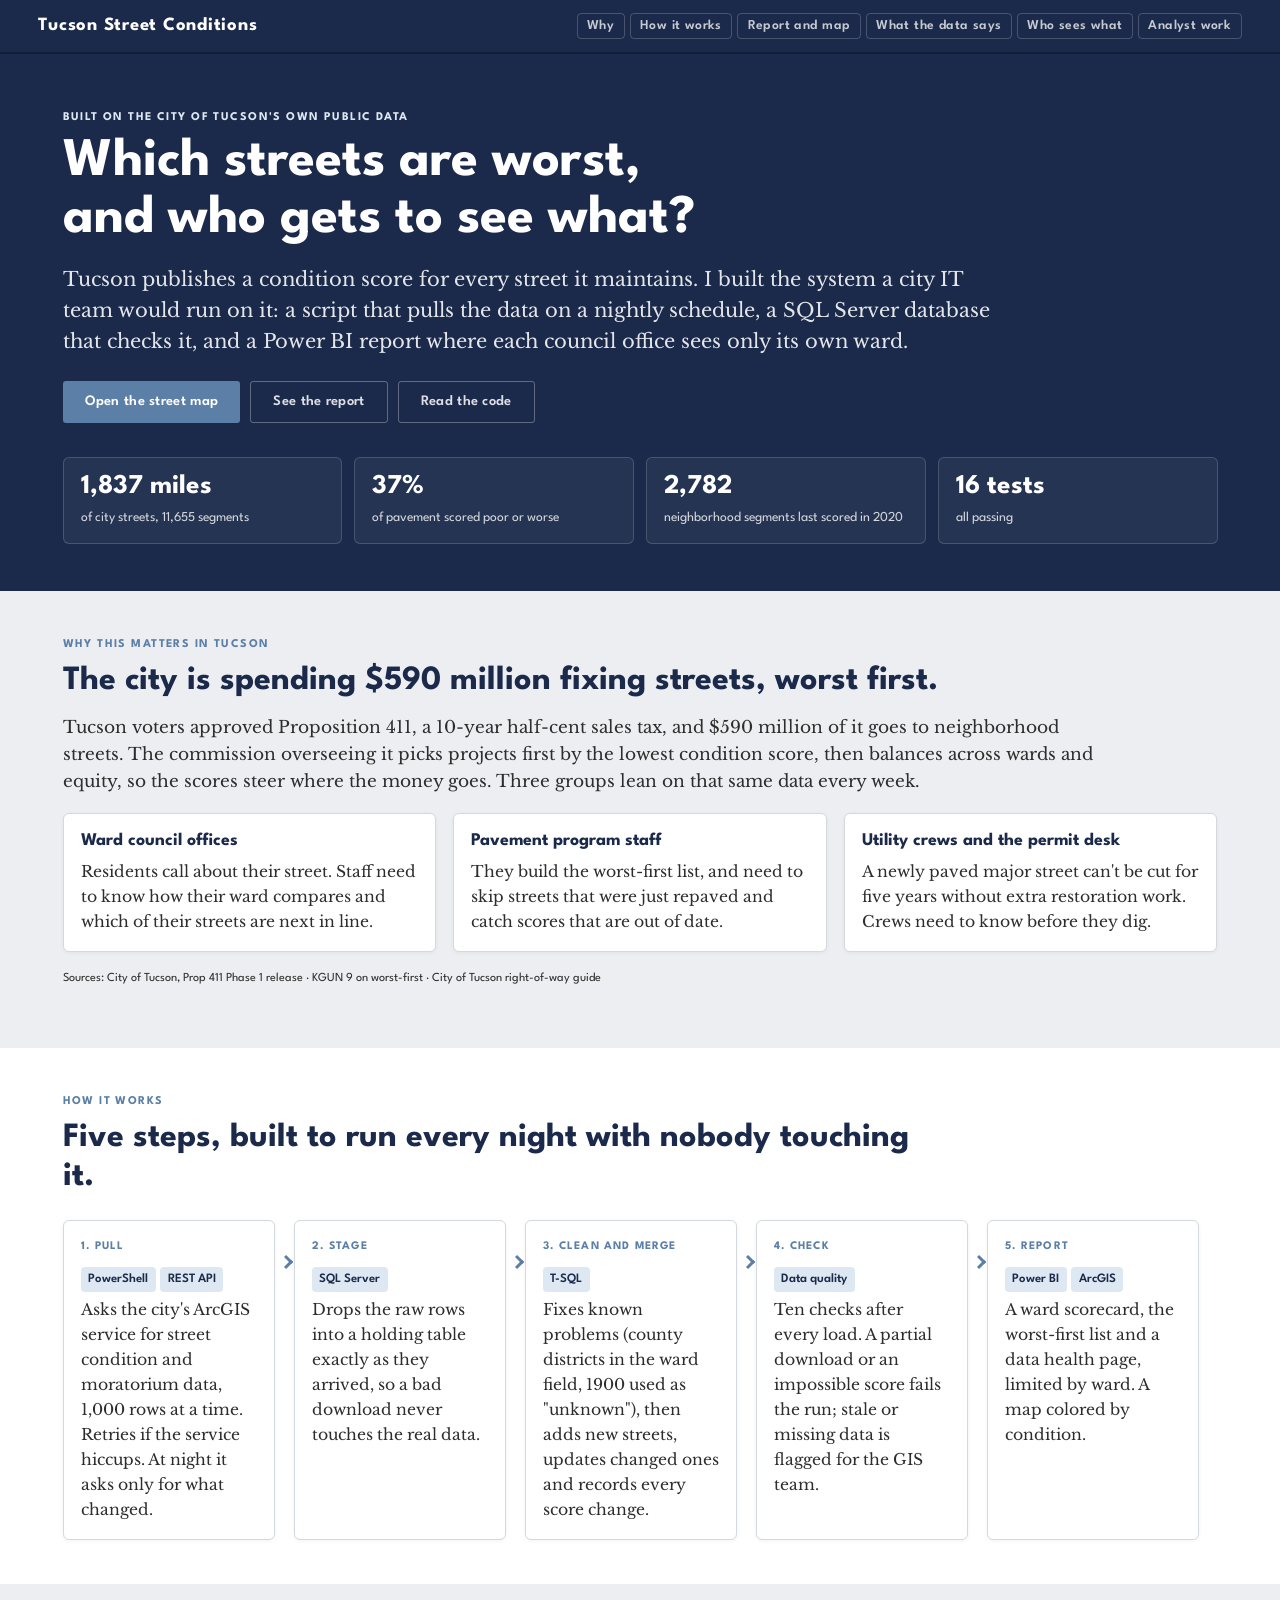
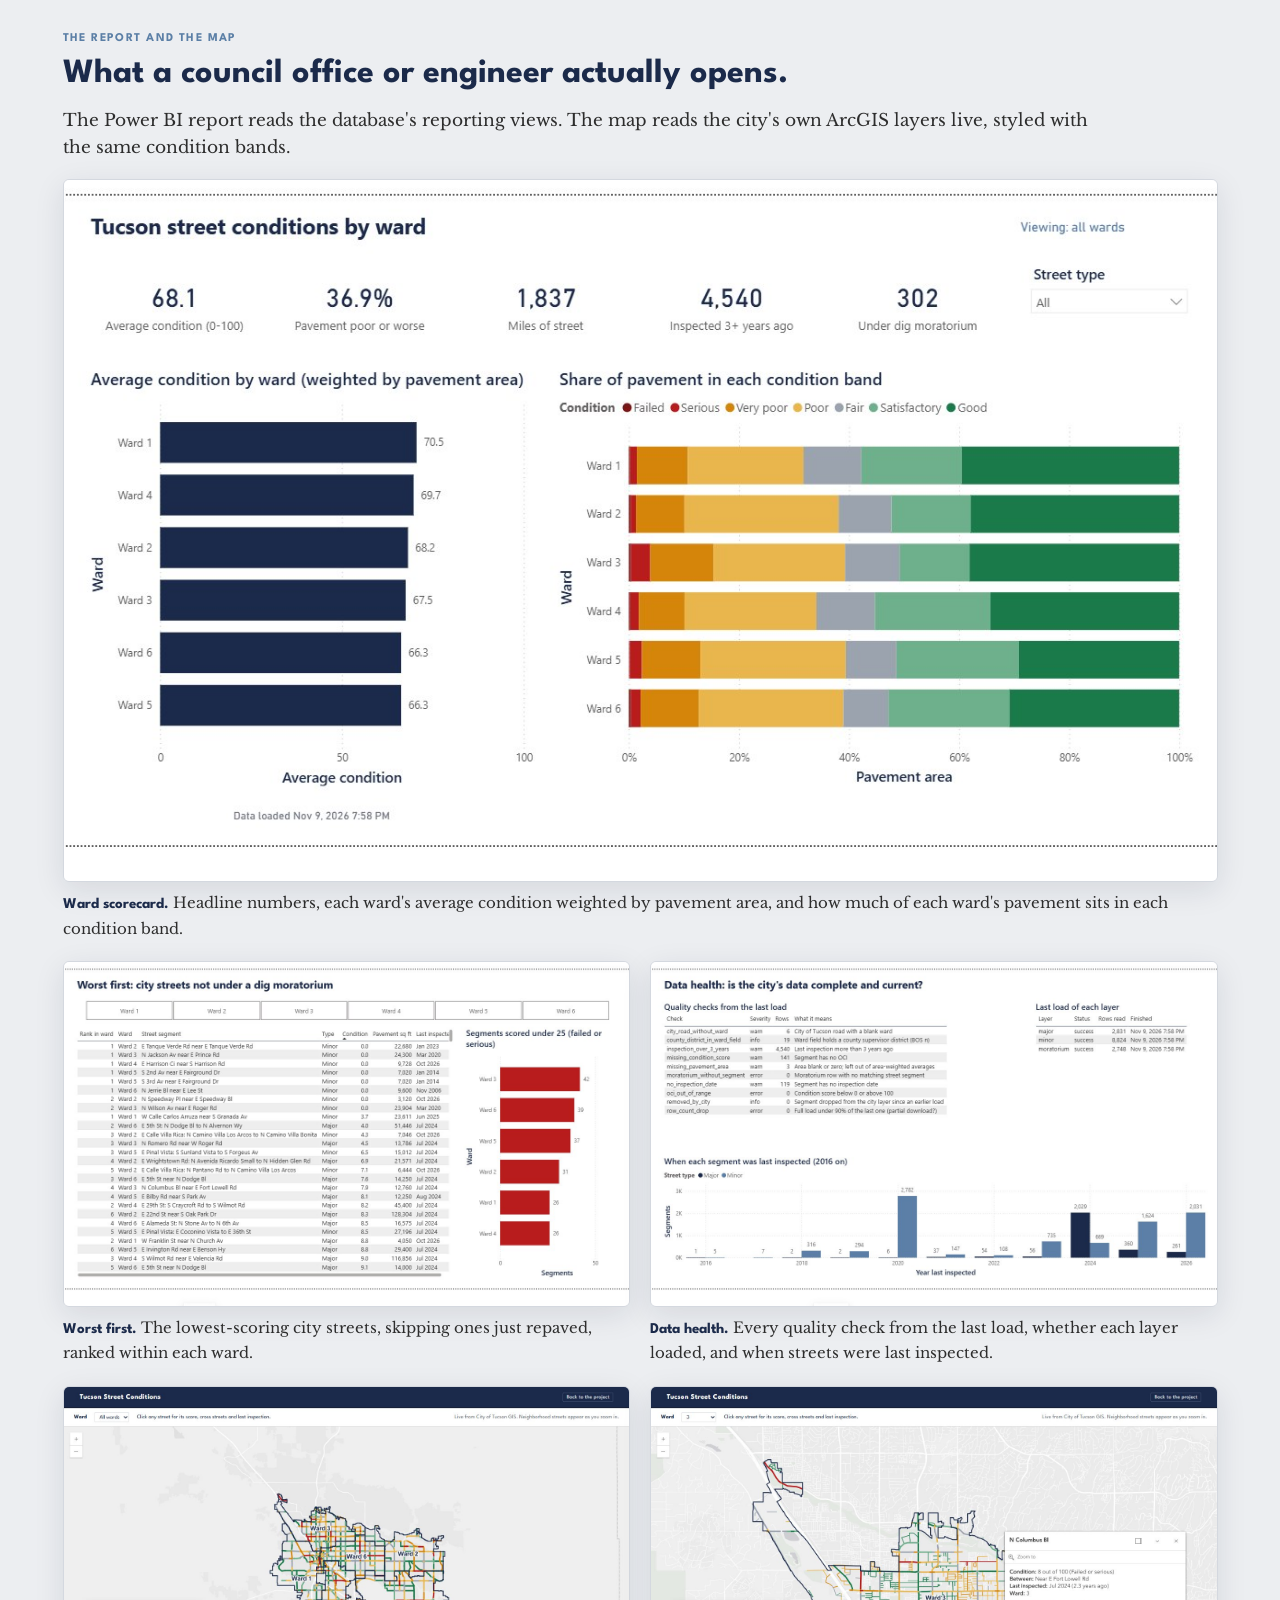
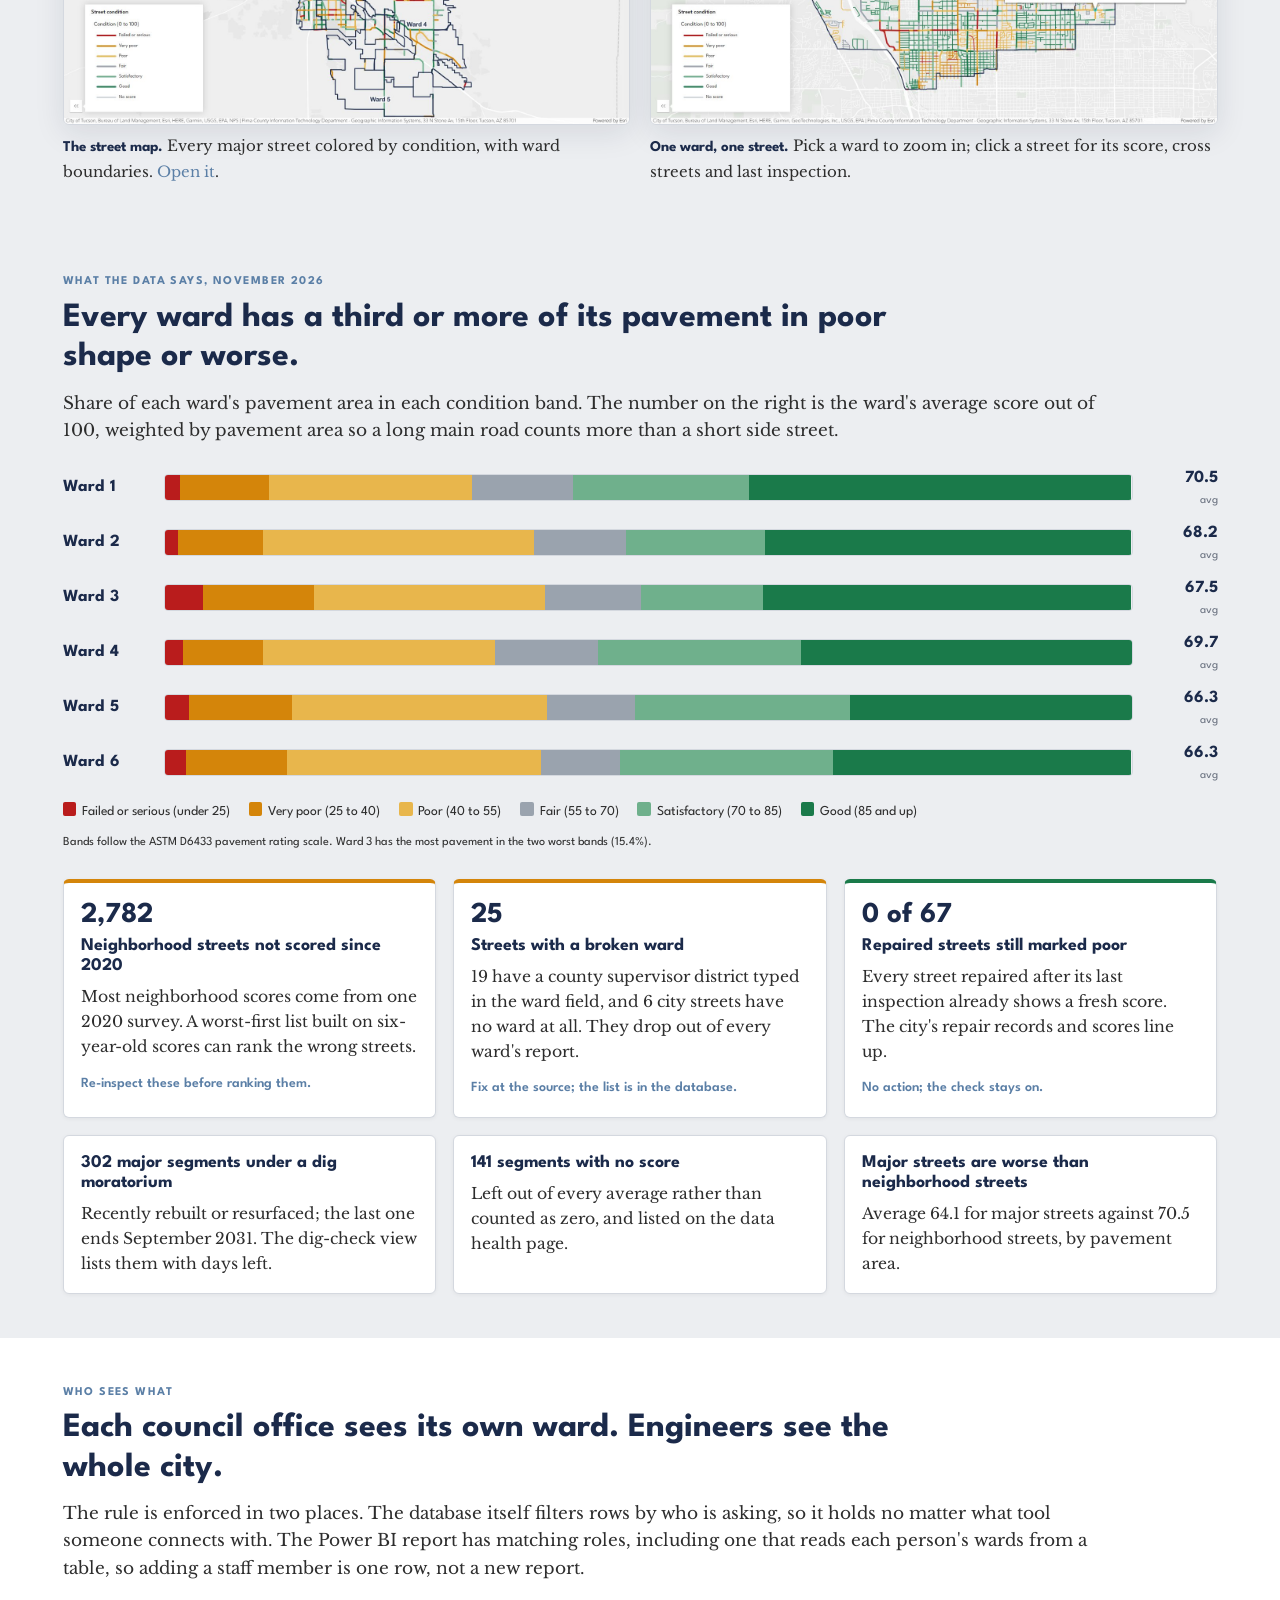
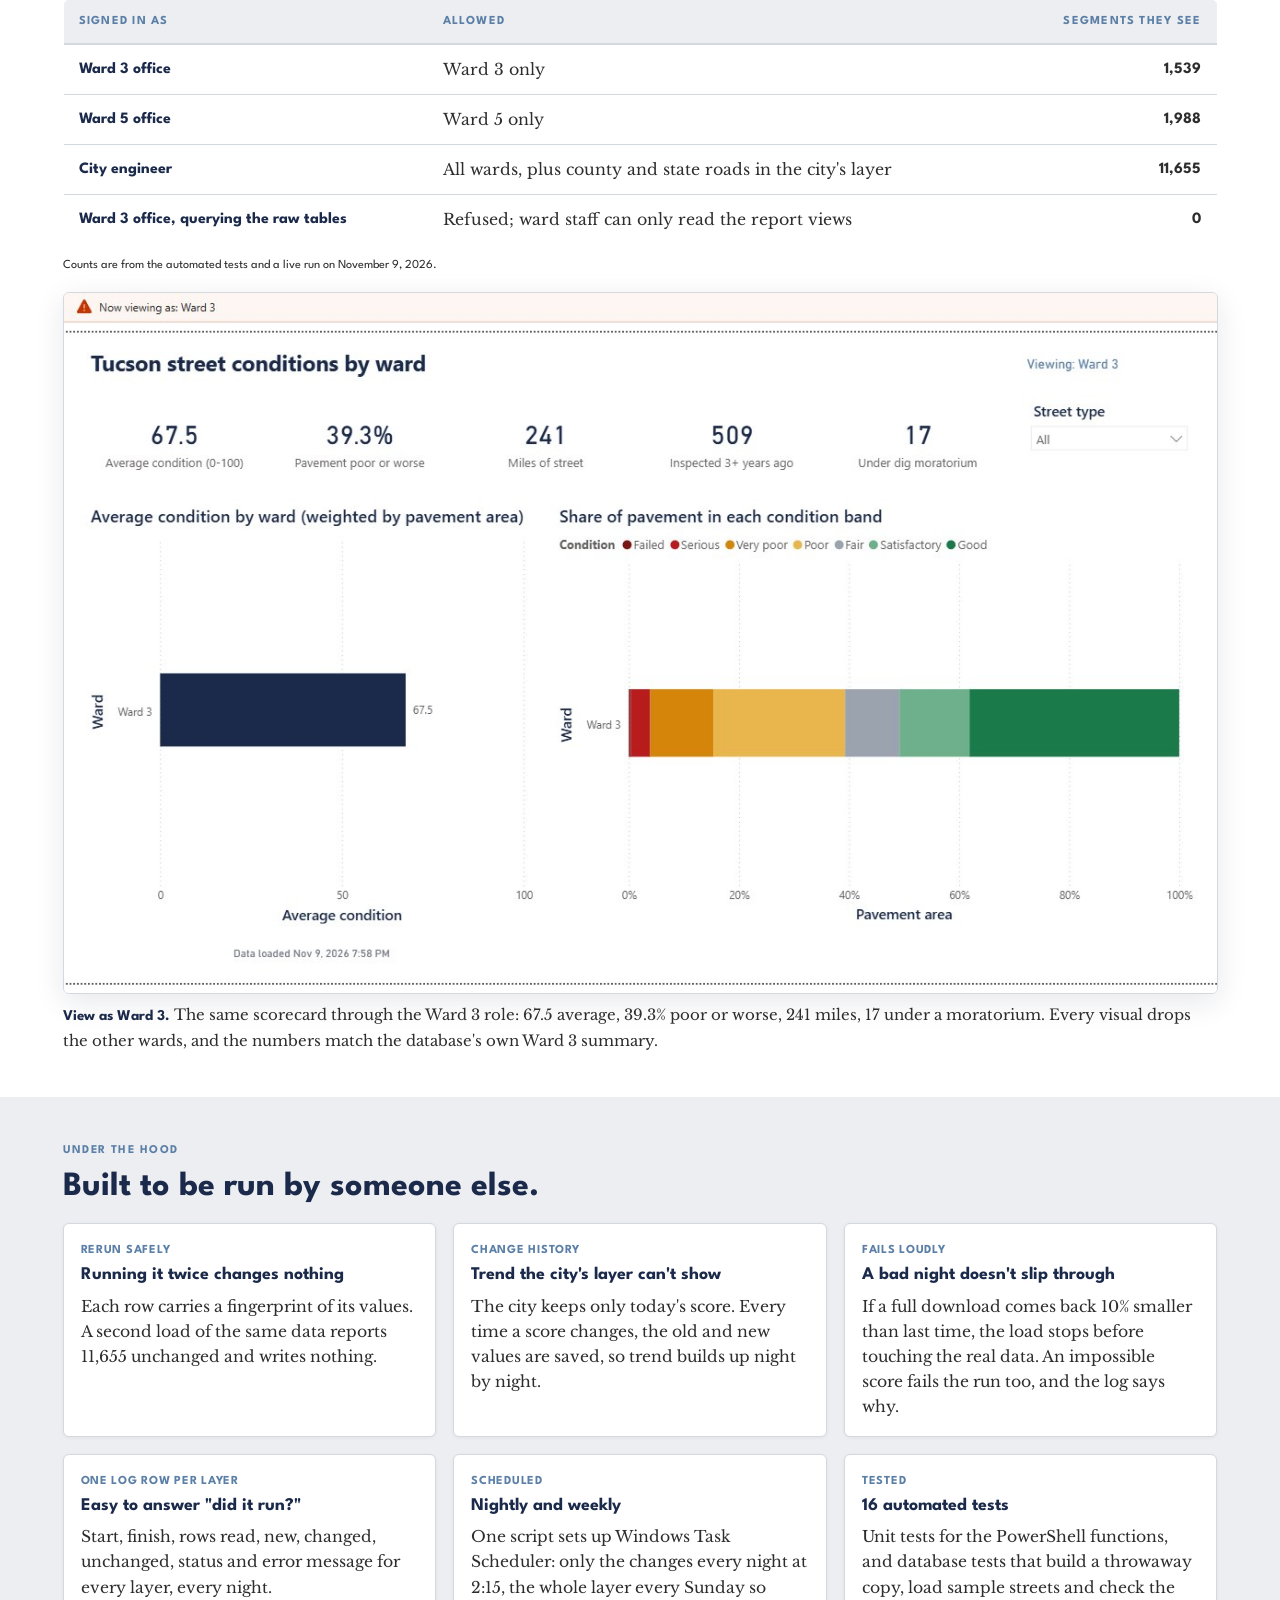
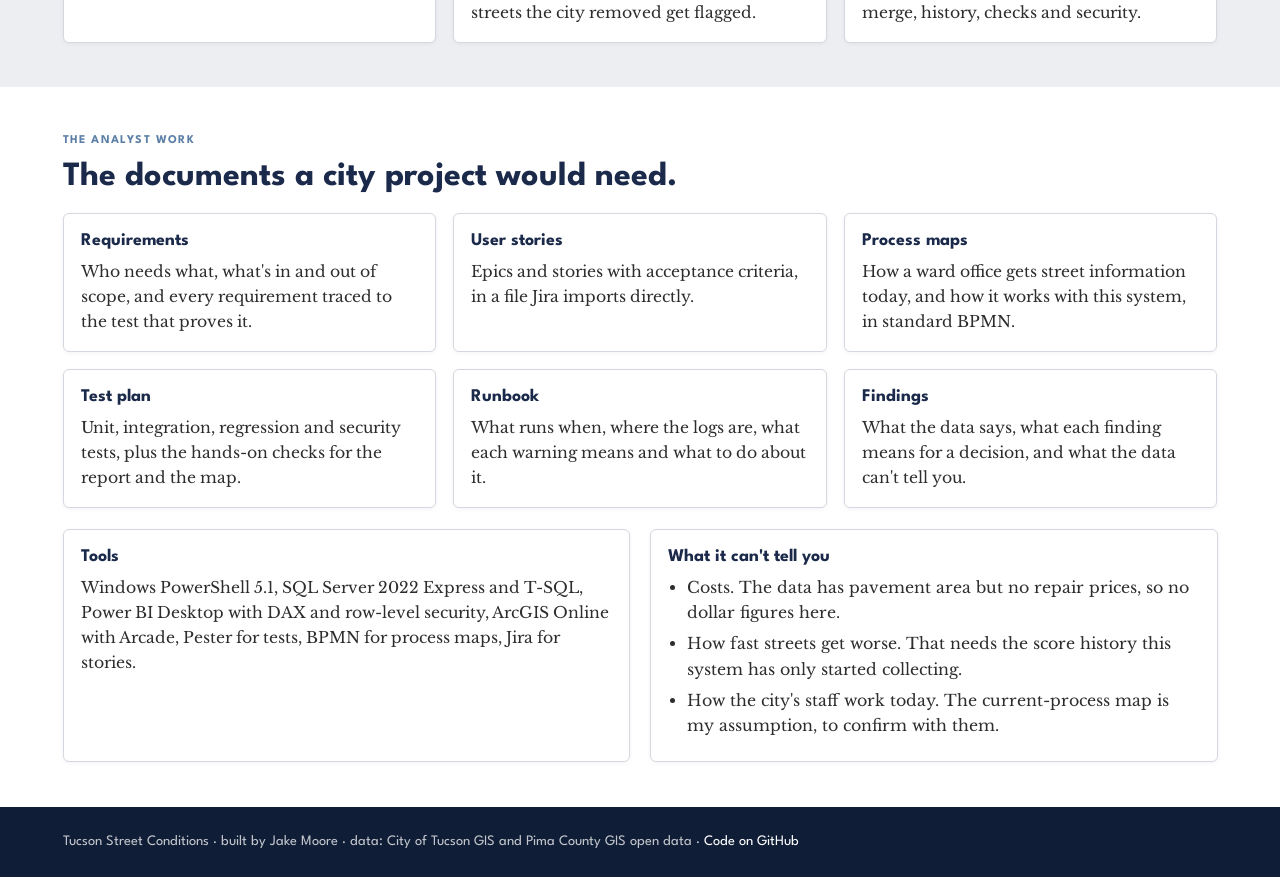
<file: index.html>
<!doctype html>
<html lang="en">
<head>
<meta charset="utf-8">
<meta name="viewport" content="width=device-width, initial-scale=1">
<title>Tucson Street Conditions</title>
<meta name="description" content="A nightly data pipeline on the City of Tucson's own street condition data: PowerShell, SQL Server, Power BI with ward-level security, and an ArcGIS map.">
<meta property="og:title" content="Tucson Street Conditions">
<meta property="og:description" content="Which Tucson streets are worst, how current is the data, and who gets to see what. Built on the city's public data.">
<meta property="og:type" content="website">
<meta name="author" content="Jake Moore">
<link rel="preconnect" href="https://fonts.googleapis.com">
<link rel="preconnect" href="https://fonts.gstatic.com" crossorigin>
<link href="https://fonts.googleapis.com/css2?family=League+Spartan:wght@400;600;700&family=Libre+Baskerville:ital,wght@0,400;0,700;1,400&display=swap" rel="stylesheet">
<link rel="stylesheet" href="base.css">
<style>
  :root {
    /* condition bands, worst to best; anchored on the red, orange and green tokens in base.css */
    --b-fail: #B91C1C; --b-vpoor: #D4850A; --b-poor: #E8B64C; --b-fair: #9AA3AE; --b-sat: #6FB08C; --b-good: #1A7A4A;
  }
  html { font-size: 17px; }
  body { background: var(--light-gray); }
  .wrap { max-width: 1240px; margin-inline: auto; padding-inline: clamp(1rem, 4vw, 2.5rem); }
  section { padding: 2.6rem 0; }
  .white { background: var(--white); }
  .navy { background: var(--navy); color: #fff; }
  .navbar-links { margin-left: auto; }

  .hero { padding: 3.2rem 0 2.8rem; }
  .hero h1 { font-size: clamp(2rem, 5vw, 3.2rem); font-weight: 700; line-height: 1.05; margin-bottom: 0.9rem; max-width: 20ch; }
  .hero .lead { font-size: 1.15rem; line-height: 1.6; color: rgba(255,255,255,0.88); max-width: 56rem; margin-bottom: 1.4rem; }
  .hero-actions .btn { padding: 0.75rem 1.3rem; font-size: 0.85rem; }
  .facts { display: grid; grid-template-columns: repeat(4, 1fr); gap: 0.75rem; margin-top: 2rem; }
  .fact { border: 1px solid rgba(255,255,255,0.16); border-radius: 6px; padding: 0.8rem 1rem; background: rgba(255,255,255,0.05); }
  .fact b { display: block; font-family: 'League Spartan', sans-serif; font-size: 1.6rem; line-height: 1.1; }
  .fact span { font-family: 'League Spartan', sans-serif; font-size: 0.8rem; color: rgba(255,255,255,0.8); }

  h2 { font-size: clamp(1.4rem, 3vw, 2rem); font-weight: 700; color: var(--navy); margin-bottom: 0.8rem; max-width: 44ch; }
  .navy h2 { color: #fff; }
  .kicker { font-family: 'League Spartan', sans-serif; font-size: 0.7rem; font-weight: 700; letter-spacing: 0.12em;
    text-transform: uppercase; color: var(--steel); display: block; margin-bottom: 0.4rem; }
  .navy .kicker { color: var(--steel-light); }
  p { max-width: 62rem; margin-bottom: 0.9rem; }
  .cols-2 { display: grid; grid-template-columns: 1fr 1fr; gap: 1.2rem; }
  .cols-3 { display: grid; grid-template-columns: repeat(3, 1fr); gap: 1rem; }
  .cols-4 { display: grid; grid-template-columns: repeat(4, 1fr); gap: 1rem; }
  .card:hover { transform: none; }
  .card h3 { font-size: 1.05rem; color: var(--navy); margin-bottom: 0.45rem; }
  .card p { font-size: 0.92rem; margin-bottom: 0.5rem; }
  .card p:last-child { margin-bottom: 0; }
  .navy .card { background: rgba(255,255,255,0.06); border-color: rgba(255,255,255,0.14); color: #fff; box-shadow: none; }
  .navy .card h3 { color: #fff; }
  .navy .card p { color: rgba(255,255,255,0.85); }
  .src { font-family: 'League Spartan', sans-serif; font-size: 0.72rem; }
  .src a { color: inherit; }

  /* pipeline */
  .chain { display: grid; grid-template-columns: repeat(5, 1fr); gap: 0; margin-top: 1.4rem; align-items: stretch; }
  .link { position: relative; padding: 0 1.1rem 0 0; }
  .link > .card { height: 100%; }
  .link:not(:last-child)::after { content: ""; position: absolute; right: 0.15rem; top: 2.2rem; width: 0.6rem; height: 0.6rem;
    border-top: 3px solid var(--steel); border-right: 3px solid var(--steel); transform: rotate(45deg); }
  .step { font-family: 'League Spartan', sans-serif; font-size: 0.68rem; font-weight: 700; letter-spacing: 0.1em;
    text-transform: uppercase; color: var(--steel); display: block; margin-bottom: 0.4rem; }
  .tool { display: inline-block; font-family: 'League Spartan', sans-serif; font-weight: 600; font-size: 0.75rem; border-radius: 4px;
    padding: 0.15rem 0.45rem; background: var(--steel-light); color: var(--navy); margin: 0 0.25rem 0.3rem 0; }

  /* ward chart */
  .wards { display: grid; gap: 0.55rem; margin-top: 1.2rem; }
  .ward { display: grid; grid-template-columns: 5.2rem 1fr 4.2rem; gap: 0.8rem; align-items: center; }
  .ward .name { font-family: 'League Spartan', sans-serif; font-weight: 700; color: var(--navy); }
  .ward .avg { font-family: 'League Spartan', sans-serif; font-weight: 700; color: var(--navy); text-align: right; }
  .ward .avg small { display: block; font-weight: 400; font-size: 0.68rem; color: var(--text-muted); }
  .bar { display: flex; height: 1.6rem; border-radius: 4px; overflow: hidden; border: 1px solid var(--border); }
  .bar span { display: block; height: 100%; }
  .bar span:nth-child(1), .key i.k1 { background: var(--b-fail); }
  .bar span:nth-child(2), .key i.k2 { background: var(--b-vpoor); }
  .bar span:nth-child(3), .key i.k3 { background: var(--b-poor); }
  .bar span:nth-child(4), .key i.k4 { background: var(--b-fair); }
  .bar span:nth-child(5), .key i.k5 { background: var(--b-sat); }
  .bar span:nth-child(6), .key i.k6 { background: var(--b-good); }
  .key { display: flex; flex-wrap: wrap; gap: 0.4rem 1.1rem; margin-top: 0.9rem; font-family: 'League Spartan', sans-serif; font-size: 0.8rem; }
  .key i { display: inline-block; width: 0.8rem; height: 0.8rem; border-radius: 2px; margin-right: 0.35rem; vertical-align: -1px; }

  .finding b.num { display: block; font-family: 'League Spartan', sans-serif; font-size: 1.7rem; color: var(--navy); line-height: 1.1; margin-bottom: 0.2rem; }
  .finding.warn { border-top: 4px solid var(--orange); }
  .finding.ok { border-top: 4px solid var(--green); }
  .finding .do { font-family: 'League Spartan', sans-serif; font-size: 0.82rem; font-weight: 600; color: var(--steel); }

  /* who sees what */
  .compare { width: 100%; border-collapse: collapse; background: var(--white); border: 1px solid var(--border); border-radius: 6px; overflow: hidden; }
  .compare th { font-family: 'League Spartan', sans-serif; font-size: 0.72rem; letter-spacing: 0.1em; text-transform: uppercase;
    text-align: left; padding: 0.7rem 0.9rem; background: var(--light-gray); color: var(--steel); border-bottom: 2px solid var(--border); }
  .compare td { padding: 0.7rem 0.9rem; border-bottom: 1px solid var(--border); font-size: 0.93rem; vertical-align: top; }
  .compare tr:last-child td { border-bottom: 0; }
  .compare td:first-child { font-family: 'League Spartan', sans-serif; font-weight: 700; color: var(--navy); }
  .compare td.n { font-family: 'League Spartan', sans-serif; font-weight: 700; text-align: right; white-space: nowrap; }

  .term { font-family: 'League Spartan', sans-serif; font-size: 0.72rem; font-weight: 700; letter-spacing: 0.06em; color: var(--steel);
    text-transform: uppercase; display: block; margin-bottom: 0.3rem; }
  ul.plain { padding-left: 1.1rem; font-size: 0.93rem; }
  ul.plain li { margin-bottom: 0.35rem; }
  .table-scroll { overflow-x: auto; }
  .shots { display: grid; grid-template-columns: 1fr 1fr; gap: 1.2rem; margin-top: 1rem; }
  .shots figure { margin: 0; }
  .shots figure.wide { grid-column: 1 / -1; }
  .shots img { width: 100%; height: auto; display: block; border: 1px solid var(--border); border-radius: 6px; box-shadow: 0 8px 30px rgba(15,29,54,0.10); }
  .shots figcaption { font-size: 0.88rem; margin-top: 0.5rem; }
  .shots figcaption b { font-family: 'League Spartan', sans-serif; color: var(--navy); }
  footer { background: var(--navy-dark); color: rgba(255,255,255,0.75); padding: 1.4rem 0; font-family: 'League Spartan', sans-serif; font-size: 0.85rem; }
  footer a { color: #fff; }

  @media (max-width: 1000px) {
    .chain { grid-template-columns: 1fr; gap: 1.1rem; }
    .link { padding: 0; }
    .link:not(:last-child)::after { right: 50%; top: auto; bottom: -0.9rem; transform: rotate(135deg); }
    .cols-4, .facts { grid-template-columns: 1fr 1fr; }
  }
  @media (max-width: 760px) {
    .cols-2, .cols-3 { grid-template-columns: 1fr; }
    .navbar-links { display: none; }
    .ward { grid-template-columns: 4rem 1fr 3.4rem; gap: 0.5rem; }
  }
  @media (max-width: 480px) { .cols-4, .facts { grid-template-columns: 1fr; } }
</style>
</head>
<body>

<nav class="navbar">
  <div class="navbar-inner">
    <a class="navbar-brand" href="#top">Tucson Street Conditions</a>
    <ul class="navbar-links">
      <li><a href="#why">Why</a></li>
      <li><a href="#how">How it works</a></li>
      <li><a href="#see">Report and map</a></li>
      <li><a href="#data">What the data says</a></li>
      <li><a href="#access">Who sees what</a></li>
      <li><a href="#docs">Analyst work</a></li>
    </ul>
  </div>
</nav>

<header class="navy hero" id="top">
  <div class="wrap">
    <span class="kicker">Built on the City of Tucson's own public data</span>
    <h1>Which streets are worst, and who gets to see what?</h1>
    <p class="lead">Tucson publishes a condition score for every street it maintains. I built the system a city IT team would run on it: a script that pulls the data on a nightly schedule, a SQL Server database that checks it, and a Power BI report where each council office sees only its own ward.</p>
    <div class="hero-actions">
      <a class="btn btn-primary" href="map.html">Open the street map</a>
      <a class="btn btn-secondary" href="#see">See the report</a>
      <a class="btn btn-secondary" href="https://github.com/Jahe-moore/tucson-street-conditions">Read the code</a>
    </div>
    <div class="facts">
      <div class="fact"><b>1,837 miles</b><span>of city streets, 11,655 segments</span></div>
      <div class="fact"><b>37%</b><span>of pavement scored poor or worse</span></div>
      <div class="fact"><b>2,782</b><span>neighborhood segments last scored in 2020</span></div>
      <div class="fact"><b>16 tests</b><span>all passing</span></div>
    </div>
  </div>
</header>

<section id="why">
  <div class="wrap">
    <span class="kicker">Why this matters in Tucson</span>
    <h2>The city is spending $590 million fixing streets, worst first.</h2>
    <p>Tucson voters approved Proposition 411, a 10-year half-cent sales tax, and $590 million of it goes to neighborhood streets. The commission overseeing it picks projects first by the lowest condition score, then balances across wards and equity, so the scores steer where the money goes. Three groups lean on that same data every week.</p>
    <div class="cols-3" style="margin-top:1rem">
      <div class="card"><h3>Ward council offices</h3><p>Residents call about their street. Staff need to know how their ward compares and which of their streets are next in line.</p></div>
      <div class="card"><h3>Pavement program staff</h3><p>They build the worst-first list, and need to skip streets that were just repaved and catch scores that are out of date.</p></div>
      <div class="card"><h3>Utility crews and the permit desk</h3><p>A newly paved major street can't be cut for five years without extra restoration work. Crews need to know before they dig.</p></div>
    </div>
    <p class="src" style="margin-top:1rem">Sources: <a href="https://content.govdelivery.com/accounts/AZTUCSON/bulletins/362edfc">City of Tucson, Prop 411 Phase 1 release</a> &middot; <a href="https://kgun9.com/operation-safe-roads/worst-first-is-tucsons-plan-for-street-repair">KGUN 9 on worst-first</a> &middot; <a href="https://www.tucsonaz.gov/files/sharedassets/public/v/1/transportation-and-mobility/documents/rowbrochure2018-web.pdf">City of Tucson right-of-way guide</a></p>
  </div>
</section>

<section class="white" id="how">
  <div class="wrap">
    <span class="kicker">How it works</span>
    <h2>Five steps, built to run every night with nobody touching it.</h2>
    <div class="chain">
      <div class="link"><div class="card"><span class="step">1. Pull</span>
        <span class="tool">PowerShell</span><span class="tool">REST API</span>
        <p>Asks the city's ArcGIS service for street condition and moratorium data, 1,000 rows at a time. Retries if the service hiccups. At night it asks only for what changed.</p></div></div>
      <div class="link"><div class="card"><span class="step">2. Stage</span>
        <span class="tool">SQL Server</span>
        <p>Drops the raw rows into a holding table exactly as they arrived, so a bad download never touches the real data.</p></div></div>
      <div class="link"><div class="card"><span class="step">3. Clean and merge</span>
        <span class="tool">T-SQL</span>
        <p>Fixes known problems (county districts in the ward field, 1900 used as "unknown"), then adds new streets, updates changed ones and records every score change.</p></div></div>
      <div class="link"><div class="card"><span class="step">4. Check</span>
        <span class="tool">Data quality</span>
        <p>Ten checks after every load. A partial download or an impossible score fails the run; stale or missing data is flagged for the GIS team.</p></div></div>
      <div class="link"><div class="card"><span class="step">5. Report</span>
        <span class="tool">Power BI</span><span class="tool">ArcGIS</span>
        <p>A ward scorecard, the worst-first list and a data health page, limited by ward. A map colored by condition.</p></div></div>
    </div>
  </div>
</section>

<section id="see">
  <div class="wrap">
    <span class="kicker">The report and the map</span>
    <h2>What a council office or engineer actually opens.</h2>
    <p>The Power BI report reads the database's reporting views. The map reads the city's own ArcGIS layers live, styled with the same condition bands.</p>
    <div class="shots">
      <figure class="wide"><a href="img/report-scorecard.jpg"><img src="img/report-scorecard.jpg" width="1252" height="762" loading="lazy" alt="Power BI ward scorecard: average condition 68.1, 36.9% of pavement poor or worse, 1,837 miles, 4,540 segments inspected over 3 years ago, 302 under a dig moratorium, plus average condition and condition mix by ward."></a>
        <figcaption><b>Ward scorecard.</b> Headline numbers, each ward's average condition weighted by pavement area, and how much of each ward's pavement sits in each condition band.</figcaption></figure>
      <figure><a href="img/report-worst.jpg"><img src="img/report-worst.jpg" width="1252" height="762" loading="lazy" alt="Power BI worst-first page: a table of the lowest-scoring street segments by ward, excluding streets under a dig moratorium, and a bar chart of failed or serious segments by ward."></a>
        <figcaption><b>Worst first.</b> The lowest-scoring city streets, skipping ones just repaved, ranked within each ward.</figcaption></figure>
      <figure><a href="img/report-health.jpg"><img src="img/report-health.jpg" width="1252" height="762" loading="lazy" alt="Power BI data health page: the ten quality checks from the last load, the last load of each layer, and a chart of when segments were last inspected, showing the 2020 survey of neighborhood streets."></a>
        <figcaption><b>Data health.</b> Every quality check from the last load, whether each layer loaded, and when streets were last inspected.</figcaption></figure>
      <figure><a href="map.html"><img src="img/map-city.jpg" width="1440" height="860" loading="lazy" alt="Map of Tucson's major streets colored by condition, with the six ward boundaries."></a>
        <figcaption><b>The street map.</b> Every major street colored by condition, with ward boundaries. <a href="map.html">Open it</a>.</figcaption></figure>
      <figure><a href="map.html"><img src="img/map-ward3.jpg" width="1440" height="860" loading="lazy" alt="Map zoomed to Ward 3 showing neighborhood streets by condition and a pop-up for N Columbus Bl: condition 8 out of 100, near E Fort Lowell Rd, last inspected July 2024."></a>
        <figcaption><b>One ward, one street.</b> Pick a ward to zoom in; click a street for its score, cross streets and last inspection.</figcaption></figure>
    </div>
  </div>
</section>

<section id="data">
  <div class="wrap">
    <span class="kicker">What the data says, November 2026</span>
    <h2>Every ward has a third or more of its pavement in poor shape or worse.</h2>
    <p>Share of each ward's pavement area in each condition band. The number on the right is the ward's average score out of 100, weighted by pavement area so a long main road counts more than a short side street.</p>
    <div class="wards" role="img" aria-label="Condition mix by ward. Ward 1 average 70.5, Ward 2 68.2, Ward 3 67.5, Ward 4 69.7, Ward 5 66.3, Ward 6 66.3.">
      <div class="ward"><span class="name">Ward 1</span><div class="bar"><span style="width:1.5%"></span><span style="width:9.2%"></span><span style="width:21.0%"></span><span style="width:10.5%"></span><span style="width:18.2%"></span><span style="width:39.6%"></span></div><span class="avg">70.5<small>avg</small></span></div>
      <div class="ward"><span class="name">Ward 2</span><div class="bar"><span style="width:1.3%"></span><span style="width:8.8%"></span><span style="width:28.0%"></span><span style="width:9.6%"></span><span style="width:14.4%"></span><span style="width:37.9%"></span></div><span class="avg">68.2<small>avg</small></span></div>
      <div class="ward"><span class="name">Ward 3</span><div class="bar"><span style="width:3.9%"></span><span style="width:11.5%"></span><span style="width:23.9%"></span><span style="width:9.9%"></span><span style="width:12.7%"></span><span style="width:38.1%"></span></div><span class="avg">67.5<small>avg</small></span></div>
      <div class="ward"><span class="name">Ward 4</span><div class="bar"><span style="width:1.8%"></span><span style="width:8.3%"></span><span style="width:24.0%"></span><span style="width:10.7%"></span><span style="width:21.0%"></span><span style="width:34.3%"></span></div><span class="avg">69.7<small>avg</small></span></div>
      <div class="ward"><span class="name">Ward 5</span><div class="bar"><span style="width:2.4%"></span><span style="width:10.7%"></span><span style="width:26.4%"></span><span style="width:9.2%"></span><span style="width:22.2%"></span><span style="width:29.2%"></span></div><span class="avg">66.3<small>avg</small></span></div>
      <div class="ward"><span class="name">Ward 6</span><div class="bar"><span style="width:2.1%"></span><span style="width:10.5%"></span><span style="width:26.3%"></span><span style="width:8.2%"></span><span style="width:22.0%"></span><span style="width:30.9%"></span></div><span class="avg">66.3<small>avg</small></span></div>
    </div>
    <div class="key"><span><i class="k1"></i>Failed or serious (under 25)</span><span><i class="k2"></i>Very poor (25 to 40)</span><span><i class="k3"></i>Poor (40 to 55)</span><span><i class="k4"></i>Fair (55 to 70)</span><span><i class="k5"></i>Satisfactory (70 to 85)</span><span><i class="k6"></i>Good (85 and up)</span></div>
    <p class="src" style="margin-top:0.6rem">Bands follow the ASTM D6433 pavement rating scale. Ward 3 has the most pavement in the two worst bands (15.4%).</p>

    <div class="cols-3" style="margin-top:1.6rem">
      <div class="card finding warn"><b class="num">2,782</b><h3>Neighborhood streets not scored since 2020</h3><p>Most neighborhood scores come from one 2020 survey. A worst-first list built on six-year-old scores can rank the wrong streets.</p><span class="do">Re-inspect these before ranking them.</span></div>
      <div class="card finding warn"><b class="num">25</b><h3>Streets with a broken ward</h3><p>19 have a county supervisor district typed in the ward field, and 6 city streets have no ward at all. They drop out of every ward's report.</p><span class="do">Fix at the source; the list is in the database.</span></div>
      <div class="card finding ok"><b class="num">0 of 67</b><h3>Repaired streets still marked poor</h3><p>Every street repaired after its last inspection already shows a fresh score. The city's repair records and scores line up.</p><span class="do">No action; the check stays on.</span></div>
    </div>
    <div class="cols-3" style="margin-top:1rem">
      <div class="card"><h3>302 major segments under a dig moratorium</h3><p>Recently rebuilt or resurfaced; the last one ends September 2031. The dig-check view lists them with days left.</p></div>
      <div class="card"><h3>141 segments with no score</h3><p>Left out of every average rather than counted as zero, and listed on the data health page.</p></div>
      <div class="card"><h3>Major streets are worse than neighborhood streets</h3><p>Average 64.1 for major streets against 70.5 for neighborhood streets, by pavement area.</p></div>
    </div>
  </div>
</section>

<section class="white" id="access">
  <div class="wrap">
    <span class="kicker">Who sees what</span>
    <h2>Each council office sees its own ward. Engineers see the whole city.</h2>
    <p>The rule is enforced in two places. The database itself filters rows by who is asking, so it holds no matter what tool someone connects with. The Power BI report has matching roles, including one that reads each person's wards from a table, so adding a staff member is one row, not a new report.</p>
    <div class="table-scroll" style="margin-top:1rem">
    <table class="compare">
      <thead><tr><th>Signed in as</th><th>Allowed</th><th style="text-align:right">Segments they see</th></tr></thead>
      <tbody>
        <tr><td>Ward 3 office</td><td>Ward 3 only</td><td class="n">1,539</td></tr>
        <tr><td>Ward 5 office</td><td>Ward 5 only</td><td class="n">1,988</td></tr>
        <tr><td>City engineer</td><td>All wards, plus county and state roads in the city's layer</td><td class="n">11,655</td></tr>
        <tr><td>Ward 3 office, querying the raw tables</td><td>Refused; ward staff can only read the report views</td><td class="n">0</td></tr>
      </tbody>
    </table>
    </div>
    <p class="src" style="margin-top:0.6rem">Counts are from the automated tests and a live run on November 9, 2026.</p>
    <div class="shots">
      <figure class="wide"><a href="img/report-ward3.jpg"><img src="img/report-ward3.jpg" width="1252" height="760" loading="lazy" alt="Power BI ward scorecard viewed as the Ward 3 role: average condition 67.5, 39.3% of pavement poor or worse, 241 miles, 17 segments under a dig moratorium, and only Ward 3 in every chart."></a>
        <figcaption><b>View as Ward 3.</b> The same scorecard through the Ward 3 role: 67.5 average, 39.3% poor or worse, 241 miles, 17 under a moratorium. Every visual drops the other wards, and the numbers match the database's own Ward 3 summary.</figcaption></figure>
    </div>
  </div>
</section>

<section>
  <div class="wrap">
    <span class="kicker">Under the hood</span>
    <h2>Built to be run by someone else.</h2>
    <div class="cols-3" style="margin-top:1rem">
      <div class="card"><span class="term">Rerun safely</span><h3>Running it twice changes nothing</h3><p>Each row carries a fingerprint of its values. A second load of the same data reports 11,655 unchanged and writes nothing.</p></div>
      <div class="card"><span class="term">Change history</span><h3>Trend the city's layer can't show</h3><p>The city keeps only today's score. Every time a score changes, the old and new values are saved, so trend builds up night by night.</p></div>
      <div class="card"><span class="term">Fails loudly</span><h3>A bad night doesn't slip through</h3><p>If a full download comes back 10% smaller than last time, the load stops before touching the real data. An impossible score fails the run too, and the log says why.</p></div>
      <div class="card"><span class="term">One log row per layer</span><h3>Easy to answer "did it run?"</h3><p>Start, finish, rows read, new, changed, unchanged, status and error message for every layer, every night.</p></div>
      <div class="card"><span class="term">Scheduled</span><h3>Nightly and weekly</h3><p>One script sets up Windows Task Scheduler: only the changes every night at 2:15, the whole layer every Sunday so streets the city removed get flagged.</p></div>
      <div class="card"><span class="term">Tested</span><h3>16 automated tests</h3><p>Unit tests for the PowerShell functions, and database tests that build a throwaway copy, load sample streets and check the merge, history, checks and security.</p></div>
    </div>
  </div>
</section>

<section class="white" id="docs">
  <div class="wrap">
    <span class="kicker">The analyst work</span>
    <h2>The documents a city project would need.</h2>
    <div class="cols-3" style="margin-top:1rem">
      <div class="card"><h3>Requirements</h3><p>Who needs what, what's in and out of scope, and every requirement traced to the test that proves it.</p></div>
      <div class="card"><h3>User stories</h3><p>Epics and stories with acceptance criteria, in a file Jira imports directly.</p></div>
      <div class="card"><h3>Process maps</h3><p>How a ward office gets street information today, and how it works with this system, in standard BPMN.</p></div>
      <div class="card"><h3>Test plan</h3><p>Unit, integration, regression and security tests, plus the hands-on checks for the report and the map.</p></div>
      <div class="card"><h3>Runbook</h3><p>What runs when, where the logs are, what each warning means and what to do about it.</p></div>
      <div class="card"><h3>Findings</h3><p>What the data says, what each finding means for a decision, and what the data can't tell you.</p></div>
    </div>
    <div class="cols-2" style="margin-top:1.2rem">
      <div class="card"><h3>Tools</h3><p>Windows PowerShell 5.1, SQL Server 2022 Express and T-SQL, Power BI Desktop with DAX and row-level security, ArcGIS Online with Arcade, Pester for tests, BPMN for process maps, Jira for stories.</p></div>
      <div class="card"><h3>What it can't tell you</h3>
        <ul class="plain">
          <li>Costs. The data has pavement area but no repair prices, so no dollar figures here.</li>
          <li>How fast streets get worse. That needs the score history this system has only started collecting.</li>
          <li>How the city's staff work today. The current-process map is my assumption, to confirm with them.</li>
        </ul></div>
    </div>
  </div>
</section>

<footer>
  <div class="wrap">Tucson Street Conditions &middot; built by Jake Moore &middot; data: City of Tucson GIS and Pima County GIS open data &middot; <a href="https://github.com/Jahe-moore/tucson-street-conditions">Code on GitHub</a></div>
</footer>
</body>
</html>
</file>
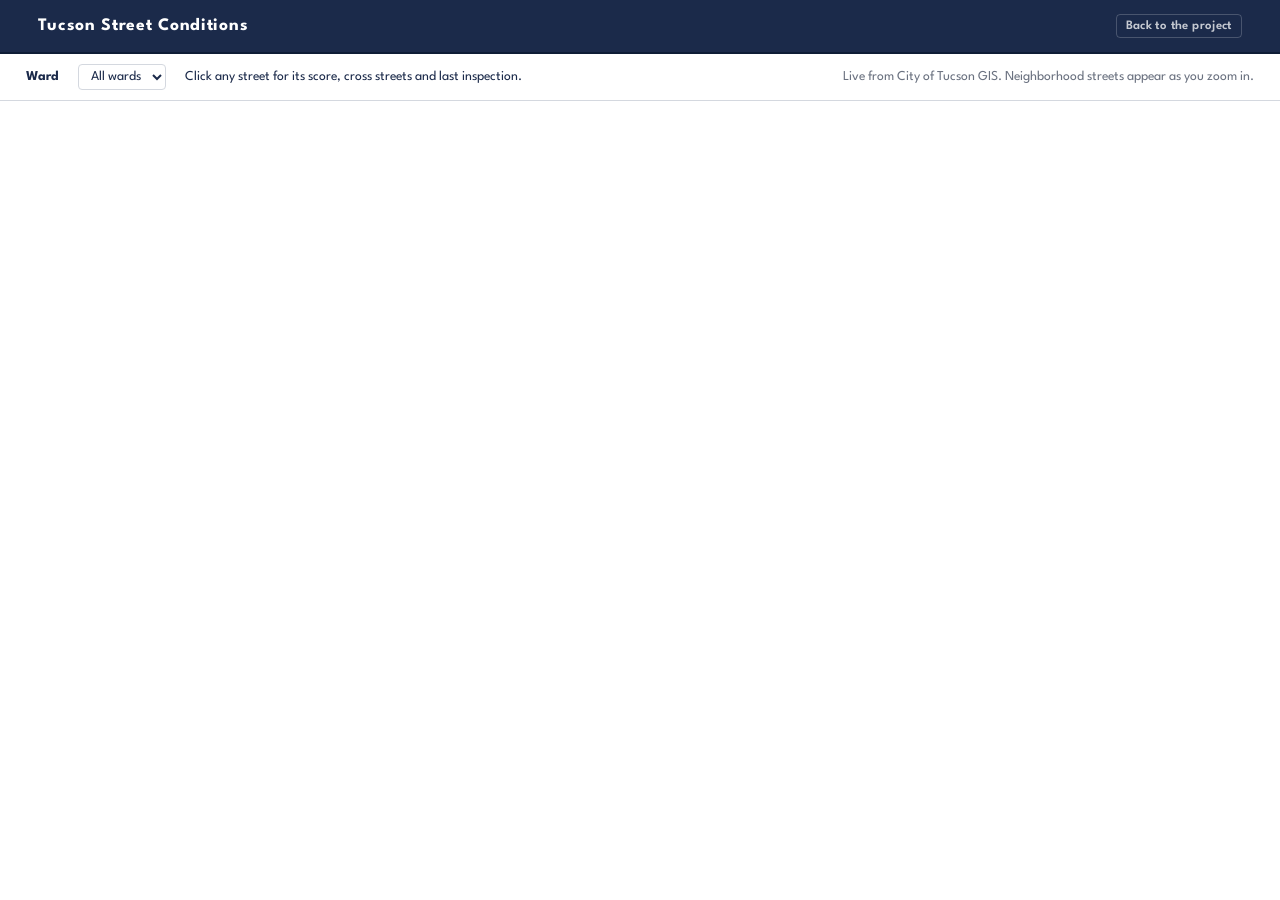
<file: map.html>
<!doctype html>
<html lang="en">
<head>
<meta charset="utf-8">
<meta name="viewport" content="width=device-width, initial-scale=1">
<title>Tucson Street Map</title>
<meta name="description" content="Every Tucson street segment colored by its condition score, live from the City of Tucson's ArcGIS layers.">
<meta name="author" content="Jake Moore">
<link rel="preconnect" href="https://fonts.googleapis.com">
<link rel="preconnect" href="https://fonts.gstatic.com" crossorigin>
<link href="https://fonts.googleapis.com/css2?family=League+Spartan:wght@400;600;700&family=Libre+Baskerville:wght@400;700&display=swap" rel="stylesheet">
<link rel="stylesheet" href="https://js.arcgis.com/4.30/esri/themes/light/main.css">
<link rel="stylesheet" href="base.css">
<style>
  html, body { height: 100%; margin: 0; background: var(--white); }
  body { display: flex; flex-direction: column; }
  .navbar-links { margin-left: auto; }
  .bar { display: flex; flex-wrap: wrap; gap: 0.6rem 1.2rem; align-items: center; padding: 0.6rem clamp(1rem, 3vw, 1.6rem);
    border-bottom: 1px solid var(--border); font-family: 'League Spartan', sans-serif; font-size: 0.85rem; color: var(--navy); }
  .bar label { font-weight: 700; }
  .bar select { font: inherit; padding: 0.3rem 0.5rem; border: 1px solid var(--border); border-radius: 4px; background: var(--white); color: var(--navy); }
  .bar .note { color: var(--text-muted); margin-left: auto; }
  #map { flex: 1; min-height: 420px; }
  .esri-popup__main-container { font-family: 'Libre Baskerville', serif; }
  .esri-legend, .esri-popup__header-title { font-family: 'League Spartan', sans-serif; }
  @media (max-width: 760px) { .navbar-links { display: none; } .bar .note { margin-left: 0; } }
</style>
</head>
<body>
<nav class="navbar">
  <div class="navbar-inner">
    <a class="navbar-brand" href="index.html">Tucson Street Conditions</a>
    <ul class="navbar-links"><li><a href="index.html">Back to the project</a></li></ul>
  </div>
</nav>
<div class="bar">
  <label for="ward">Ward</label>
  <select id="ward">
    <option value="">All wards</option>
    <option>1</option><option>2</option><option>3</option><option>4</option><option>5</option><option>6</option>
  </select>
  <span>Click any street for its score, cross streets and last inspection.</span>
  <span class="note">Live from City of Tucson GIS. Neighborhood streets appear as you zoom in.</span>
</div>
<div id="map" role="application" aria-label="Map of Tucson streets colored by condition"></div>

<script src="https://js.arcgis.com/4.30/"></script>
<script>
require(["esri/Map", "esri/views/MapView", "esri/layers/FeatureLayer", "esri/layers/TileLayer", "esri/Basemap",
         "esri/widgets/Legend", "esri/widgets/Expand"],
function (Map, MapView, FeatureLayer, TileLayer, Basemap, Legend, Expand) {
  // Same bands as the SQL table core.condition_band and the Power BI report (ASTM D6433 scale)
  const bandExpr = `
    var s = $feature.OCI;
    if (IsEmpty(s)) { return "No score"; }
    When(s < 25, "Failed or serious", s < 40, "Very poor", s < 55, "Poor",
         s < 70, "Fair", s < 85, "Satisfactory", "Good");`;
  const bands = [["Failed or serious", "#B91C1C"], ["Very poor", "#D4850A"], ["Poor", "#E8B64C"],
                 ["Fair", "#9AA3AE"], ["Satisfactory", "#6FB08C"], ["Good", "#1A7A4A"], ["No score", "#D4D8DF"]];

  function renderer(width) {
    return {
      type: "unique-value",
      valueExpression: bandExpr,
      valueExpressionTitle: "Condition (0 to 100)",
      uniqueValueInfos: bands.map(([label, color]) => ({ value: label, label, symbol: { type: "simple-line", color, width } })),
      orderByClassesEnabled: true
    };
  }

  const popup = {
    title: "{StreetName}",
    expressionInfos: [
      { name: "band", expression: bandExpr },
      { name: "between", expression: `var a = $feature.RouteBack; var b = $feature.RouteAhead;
          IIf(IsEmpty(a) && IsEmpty(b), "Not recorded", IIf(a == b || IsEmpty(b), "Near " + a, a + " to " + b))` },
      { name: "inspected", expression: `var d = $feature.InspectionDate;
          if (IsEmpty(d)) { return "No inspection date on file"; }
          var yrs = Round(DateDiff(Now(), d, "years"), 1);
          return Text(d, "MMM Y") + " (" + yrs + " years ago)" + IIf(yrs > 3, ". Due for re-inspection.", "");` }
    ],
    content: `<b>Condition:</b> {OCI} out of 100 ({expression/band})<br>
              <b>Between:</b> {expression/between}<br>
              <b>Last inspected:</b> {expression/inspected}<br>
              <b>Ward:</b> {Ward}`,
    fieldInfos: [{ fieldName: "OCI", format: { places: 0 } }]
  };

  const base = "https://services3.arcgis.com/9coHY2fvuFjG9HQX/arcgis/rest/services/";
  const fields = ["StreetName", "OCI", "InspectionDate", "RouteBack", "RouteAhead", "Ward"];
  const minor = new FeatureLayer({ url: base + "Pavement_Condition_Minor_Streets_HFL/FeatureServer/21", title: "Neighborhood streets",
    renderer: renderer(1.2), popupTemplate: popup, outFields: fields, minScale: 80000 });
  const major = new FeatureLayer({ url: base + "Pavement_Condition_Major_Streets_HFL/FeatureServer/20", title: "Major streets",
    renderer: renderer(2.6), popupTemplate: popup, outFields: fields });
  const wards = new FeatureLayer({ portalItem: { id: "025e8235c2ab4b09ba4e202d28cc2fc1" }, title: "Wards", legendEnabled: false, popupEnabled: false,
    renderer: { type: "simple", symbol: { type: "simple-fill", color: [0, 0, 0, 0], outline: { color: "#1B2A4A", width: 1.6 } } },
    labelingInfo: [{ labelExpressionInfo: { expression: '"Ward " + $feature.WARD' },
      symbol: { type: "text", color: "#1B2A4A", haloColor: "white", haloSize: 2, font: { size: 12, weight: "bold", family: "sans-serif" } } }] });

  const basemap = new Basemap({ baseLayers: [new TileLayer({ url: "https://services.arcgisonline.com/ArcGIS/rest/services/Canvas/World_Light_Gray_Base/MapServer" })] });
  const map = new Map({ basemap, layers: [minor, major, wards] });
  const view = new MapView({ container: "map", map, center: [-110.925, 32.2], zoom: 11, constraints: { minZoom: 9 } });

  const legend = new Legend({ view, layerInfos: [{ layer: major, title: "Street condition" }] });
  view.ui.add(new Expand({ view, content: legend, expanded: window.innerWidth > 760, expandTooltip: "Legend" }), "bottom-left");

  window.streetMap = { view, major, minor, wards };
  document.getElementById("ward").addEventListener("change", async (e) => {
    const w = e.target.value;
    const where = w ? `Ward = '${w}'` : "1=1";
    major.definitionExpression = where; minor.definitionExpression = where;
    wards.definitionExpression = w ? `WARD = '${w}'` : null;
    if (w) {
      const r = await wards.queryExtent({ where: `WARD = '${w}'` });
      if (r.extent) view.goTo(r.extent.expand(1.15));
    } else {
      view.goTo({ center: [-110.925, 32.2], zoom: 11 });
    }
  });
});
</script>
</body>
</html>
</file>
<file: base.css>
/* Design tokens and components from Jake Moore's personal design system (Life Hub base.css), trimmed to what this app uses. */
:root {
  --navy:         #1B2A4A;
  --navy-dark:    #0F1D36;
  --charcoal:     #2D2D2D;
  --charcoal-mid: #3D3D3D;
  --steel:        #5B7FA6;
  --steel-light:  #DDE8F2;
  --white:        #FFFFFF;
  --light-gray:   #ECEEF1;
  --border:       #D4D8DF;
  --text:         #2D2D2D;
  --text-muted:   #6B7280;
  --orange:       #D4850A;
  --orange-bg:    #FEF3CD;
  --green:        #1A7A4A;
  --green-bg:     #D1FAE5;
  --red:          #B91C1C;
  --red-bg:       #FEE2E2;
  --t: 0.2s ease;
}

*, *::before, *::after { box-sizing: border-box; margin: 0; padding: 0; }
html { font-size: 16px; }
body {
  font-family: 'Libre Baskerville', serif;
  font-size: 1rem;
  color: var(--text);
  background: var(--light-gray);
  line-height: 1.6;
}
h1, h2, h3, h4, h5, h6 { font-family: 'League Spartan', sans-serif; line-height: 1.15; }
a { color: var(--steel); text-decoration: none; transition: color var(--t); }
a:hover { color: var(--navy); text-decoration: underline; }
img { max-width: 100%; display: block; }
input, select, textarea, button { font-family: inherit; font-size: inherit; }

.navbar {
  background: var(--navy);
  border-bottom: 2px solid var(--navy-dark);
  position: sticky; top: 0; z-index: 100;
}
.navbar-inner {
  display: flex; align-items: center; justify-content: space-between;
  min-height: 52px; padding-inline: clamp(1.25rem, 3vw, 2.5rem); gap: 1rem;
  max-width: 1600px; margin-inline: auto;
}
.navbar-brand {
  font-family: 'League Spartan', sans-serif;
  font-weight: 700; font-size: 1.1rem; color: #fff; letter-spacing: 0.04em;
  white-space: nowrap; flex-shrink: 0;
}
/* Nav fit (2026-09-27): with 13 links the bar wrapped at 1280 -- links onto
   two rows and "Life Hub" onto two lines. The brand never wraps or shrinks,
   and link padding/gap came down just enough (0.7 -> 0.55rem, 0.4 -> 0.3rem)
   for one row at 1280. Type size is untouched. min-height, not height: if the
   links ever wrap, the bar grows instead of spilling over the page. Below 1200
   it is two rows -- see NAVBAR (narrow) after the base rules. */
.navbar-brand:hover { opacity: 0.85; color: #fff; text-decoration: none; }
.navbar-links { display: flex; align-items: center; gap: 0.3rem; list-style: none; flex-wrap: wrap; margin-left: auto; }
.navbar-links li { display: flex; align-items: center; }
.navbar-links a {
  display: inline-block;
  font-family: 'League Spartan', sans-serif;
  font-size: 0.8rem; font-weight: 600; line-height: 1;
  color: rgba(255,255,255,0.75);
  border: 1px solid rgba(255,255,255,0.2);
  border-radius: 4px;
  padding: 0.3rem 0.55rem;
  letter-spacing: 0.03em;
  white-space: nowrap;
  transition: color var(--t), border-color var(--t);
}
.navbar-links a:hover, .navbar-links a.active { color: #fff; border-color: rgba(255,255,255,0.5); text-decoration: none; }
.navbar-links a.active { background: var(--navy-dark); border-color: rgba(255,255,255,0.55); }
.hero {
  background: var(--navy);
  padding: 2.5rem 0 2rem;
  color: #fff;
}
.hero-inner { display: flex; align-items: center; gap: 2.5rem; flex-wrap: wrap; }
.hero-text  { flex: 1; min-width: 280px; }
.hero-eyebrow {
  font-family: 'League Spartan', sans-serif;
  font-size: 0.72rem; font-weight: 600;
  letter-spacing: 0.1em; text-transform: uppercase;
  color: var(--steel-light); opacity: 0.8;
  margin-bottom: 0.35rem; display: block;
}
.hero-title {
  font-size: clamp(2rem, 4.5vw, 3rem);
  font-weight: 700; color: #fff;
  line-height: 1.05; margin-bottom: 0.4rem;
}
.hero-tagline {
  font-family: 'League Spartan', sans-serif;
  font-size: 0.88rem; font-weight: 600;
  color: rgba(255,255,255,0.7);
  margin-bottom: 1rem;
}
.hero-sub {
  font-family: 'Libre Baskerville', serif;
  font-size: 0.95rem;
  color: rgba(255,255,255,0.65);
}
.hero-sub.hero-date {
  font-family: 'League Spartan', sans-serif;
  font-size: clamp(1.35rem, 2.6vw, 1.75rem);
  font-weight: 700;
  line-height: 1.1;
  color: #fff;
}
.stat-pills { display: flex; gap: 0.5rem; flex-wrap: wrap; margin-bottom: 1.1rem; }
.stat-pill {
  background: rgba(255,255,255,0.08);
  border: 1px solid rgba(255,255,255,0.14);
  border-radius: 4px;
  padding: 0.3rem 0.7rem;
  font-family: 'League Spartan', sans-serif;
  font-size: 0.74rem;
  color: rgba(255,255,255,0.8);
  line-height: 1.3;
}
.stat-pill strong { color: #fff; font-weight: 700; display: block; font-size: 0.88rem; }
.hero-actions { display: flex; gap: 0.6rem; flex-wrap: wrap; }
.btn {
  display: inline-flex;
  align-items: center;
  font-family: 'League Spartan', sans-serif;
  font-size: 0.8rem; font-weight: 600;
  padding: 0.55rem 1.2rem;
  border-radius: 3px;
  border: none; cursor: pointer; line-height: 1;
  letter-spacing: 0.02em;
  transition: background var(--t), border-color var(--t), color var(--t);
}
.btn-primary { background: var(--steel); color: #fff; }
.btn-primary:hover { background: #4a6d92; color: #fff; text-decoration: none; }
.btn-secondary {
  background: transparent;
  color: rgba(255,255,255,0.85);
  border: 1px solid rgba(255,255,255,0.3);
}
.btn-secondary:hover { color: #fff; border-color: rgba(255,255,255,0.7); text-decoration: none; }
.btn-outline {
  background: transparent; color: var(--steel); border: 1px solid var(--steel);
}
.btn-outline:hover { background: var(--steel-light); color: var(--navy); text-decoration: none; }
.btn-danger { background: var(--red); color: #fff; }
.btn-danger:hover { background: #8c1414; color: #fff; }
.btn-sm { font-size: 0.72rem; padding: 0.35rem 0.8rem; }
.section-label {
  font-family: 'League Spartan', sans-serif;
  font-size: 0.65rem; font-weight: 700;
  letter-spacing: 0.12em; text-transform: uppercase;
  color: var(--steel);
  display: block; margin-bottom: 0.25rem;
}
.section-heading {
  font-size: clamp(1.2rem, 2.5vw, 1.6rem);
  font-weight: 700;
  margin-bottom: 0.85rem;
}
.card {
  background: var(--white);
  border: 1px solid var(--border);
  border-radius: 6px;
  box-shadow: 0 1px 4px rgba(0,0,0,0.05);
  padding: 1rem;
  transition: box-shadow var(--t), transform var(--t);
}
.card:hover { box-shadow: 0 4px 14px rgba(0,0,0,0.09); transform: translateY(-1px); }
.card--flush { padding: 0; overflow: hidden; }
.card--dark {
  background: var(--charcoal-mid);
  border-color: rgba(255,255,255,0.08);
  color: #fff;
}
.card-label {
  font-family: 'League Spartan', sans-serif;
  font-size: 0.62rem; font-weight: 700;
  letter-spacing: 0.1em; text-transform: uppercase;
  color: var(--steel);
  margin-bottom: 0.3rem;
  display: block;
}
.card--dark .card-label { color: var(--steel-light); opacity: 0.8; }
.card-title {
  font-family: 'League Spartan', sans-serif;
  font-size: 1rem; font-weight: 700;
  margin-bottom: 0.5rem;
  color: var(--text);
}
.card--dark .card-title { color: #fff; }
.card-body { font-family: 'Libre Baskerville', serif; font-size: 0.88rem; color: var(--text-muted); line-height: 1.65; }
.data-table { width: 100%; border-collapse: collapse; font-size: 0.85rem; }
.data-table th {
  font-family: 'League Spartan', sans-serif;
  font-size: 0.63rem; font-weight: 700;
  letter-spacing: 0.1em; text-transform: uppercase;
  color: var(--steel);
  text-align: left;
  padding: 0.45rem 0.75rem;
  border-bottom: 2px solid var(--border);
  background: var(--light-gray);
  white-space: nowrap;
}
.data-table td {
  font-family: 'Libre Baskerville', serif;
  padding: 0.45rem 0.75rem;
  border-bottom: 1px solid var(--border);
  vertical-align: middle;
  color: var(--text);
  font-size: 0.86rem;
  line-height: 1.4;
}
.data-table tr:last-child td { border-bottom: none; }
.data-table tbody tr:hover td { background: #f7f9fc; }
.data-table .row-label {
  font-family: 'League Spartan', sans-serif;
  font-size: 0.78rem; font-weight: 700;
  color: var(--text);
  white-space: nowrap;
}
.callout {
  border-left: 4px solid var(--steel);
  background: var(--steel-light);
  border-radius: 0 6px 6px 0;
  padding: 0.85rem 1rem;
  margin-bottom: 0.75rem;
  font-family: 'Libre Baskerville', serif;
  font-size: 0.88rem; line-height: 1.55;
}
.callout-title {
  font-family: 'League Spartan', sans-serif;
  font-size: 0.72rem; font-weight: 700;
  letter-spacing: 0.06em; text-transform: uppercase;
  margin-bottom: 0.3rem;
  color: var(--navy);
}
.callout--success { border-color: var(--green);  background: var(--green-bg); }
.callout--success .callout-title { color: var(--green); }
.callout--warning { border-color: var(--orange); background: var(--orange-bg); }
.callout--warning .callout-title { color: var(--orange); }
.callout--danger  { border-color: var(--red);    background: var(--red-bg); }
.callout--danger  .callout-title { color: var(--red); }
.callout--info    { border-color: var(--steel);  background: var(--steel-light); }
.callout--info    .callout-title { color: var(--navy); }
</file>
